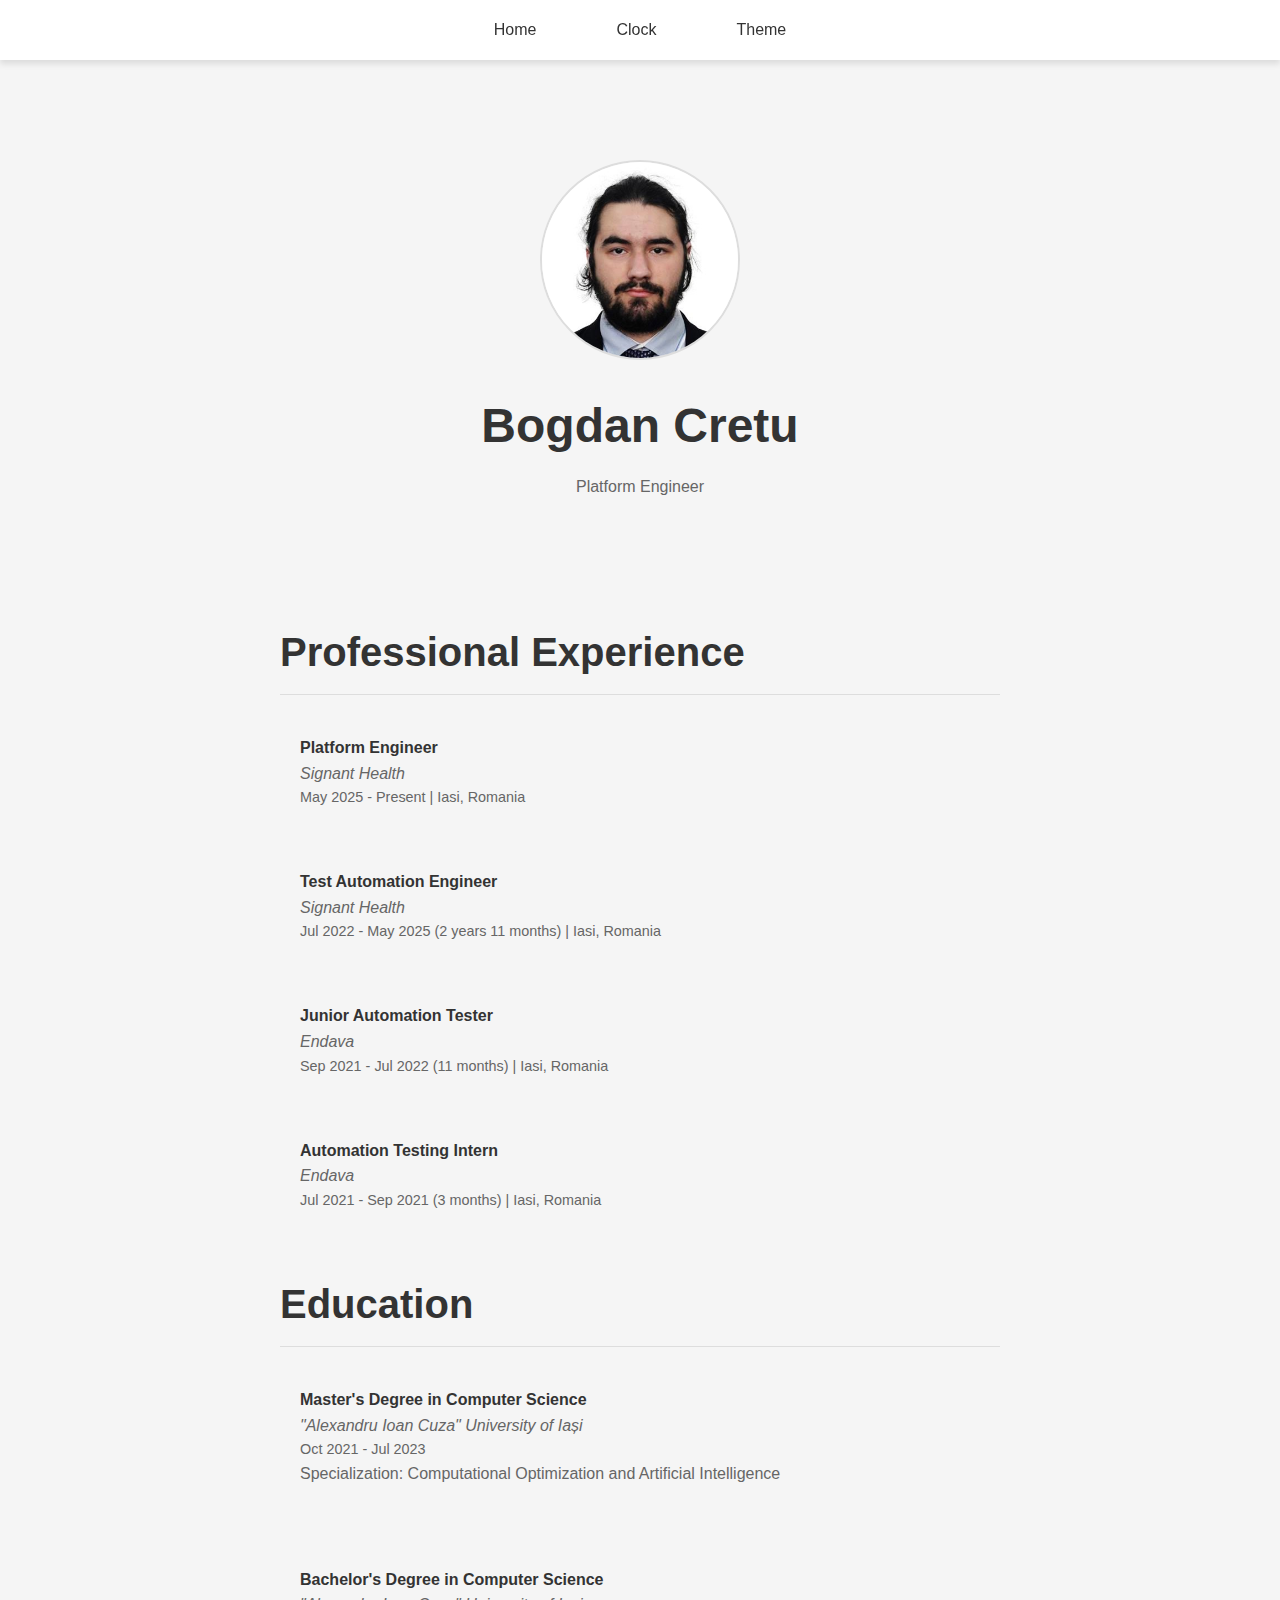
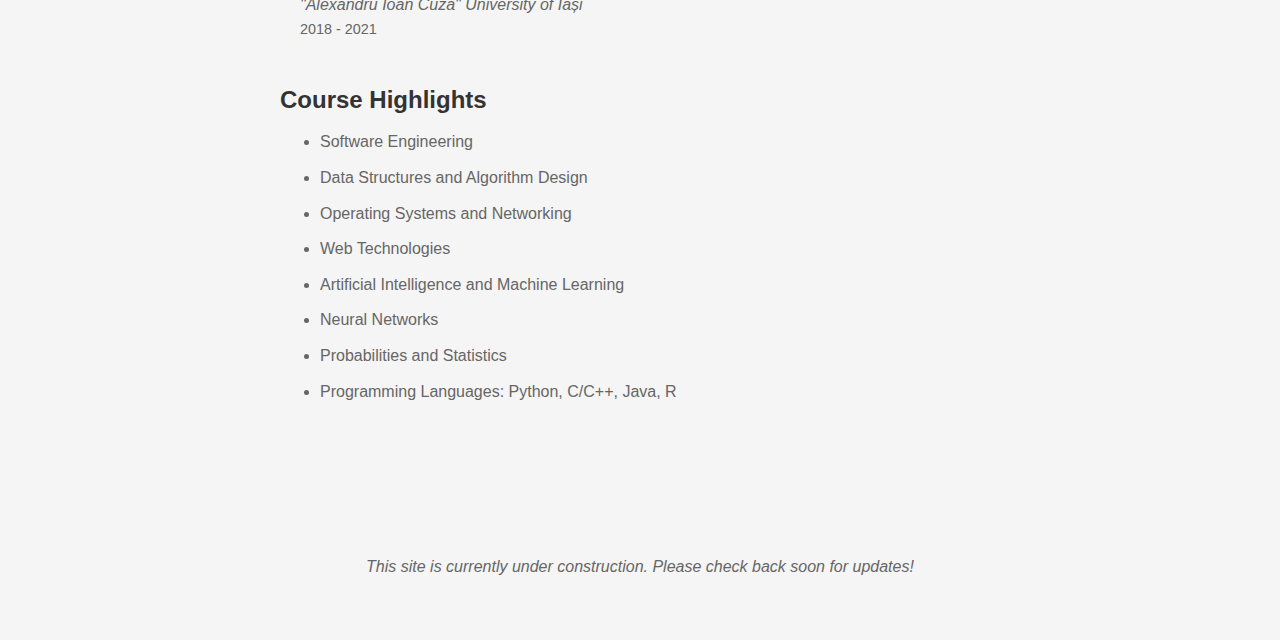
<file: index.html>
<!DOCTYPE html>
<html lang="en">
<head>
    <meta charset="UTF-8">
    <meta name="viewport" content="width=device-width, initial-scale=1.0">
    <title>Bogdan Cretu - Personal Site</title>
    <link rel="stylesheet" href="styles/variables.css">
    <link rel="stylesheet" href="styles/navbar.css">
    <style>
        * {
            margin: 0;
            padding: 0;
            box-sizing: border-box;
        }

        body {
            margin: var(--spacing-none);
            font-family: Arial, sans-serif;
            background-color: var(--color-background-primary);
            line-height: var(--line-height-normal);
        }
        
        .header {
            text-align: center;
            margin-bottom: var(--spacing-lg);
            padding: var(--spacing-md);
        }
        
        .portrait {
            width: 200px;
            height: 200px;
            border-radius: 50%;
            object-fit: cover;
            margin: var(--spacing-sm) auto;
            border: var(--border-width-medium) solid var(--color-border-primary);
        }
        
        h1 {
            color: var(--color-text-primary);
            margin-bottom: var(--spacing-xs);
            font-size: var(--font-size-xlarge);
        }
        
        h2 {
            color: var(--color-text-primary);
            margin: var(--spacing-md) 0 var(--spacing-sm) 0;
            font-size: var(--font-size-large);
            border-bottom: var(--border-width-thin) solid var(--color-border-primary);
            padding-bottom: var(--spacing-xs);
        }
        
        h3 {
            color: var(--color-text-primary);
            margin: var(--spacing-sm) 0 var(--spacing-xs) 0;
            font-size: var(--font-size-medium);
        }
        
        p {
            color: var(--color-text-secondary);
            margin-bottom: var(--spacing-sm);
        }
        
        .job, .education {
            padding: var(--spacing-sm);
            margin-bottom: var(--spacing-sm);
        }
        
        .job-title, .education-title {
            font-weight: bold;
            color: var(--color-text-primary);
        }
        
        .company, .school {
            color: var(--color-text-secondary);
            font-style: italic;
        }
        
        .date {
            color: var(--color-text-secondary);
            font-size: 0.9em;
        }
        
        .construction-notice {
            text-align: center;
            margin-top: var(--spacing-lg);
            padding: var(--spacing-md);
            font-style: italic;
        }
        

        
        .main-content {
            padding: var(--spacing-md);
            max-width: 800px;
            margin: 0 auto;
        }
        
        ul {
            color: var(--color-text-secondary);
            margin-left: var(--spacing-md);
        }
        
        li {
            margin-bottom: var(--spacing-xs);
        }
    </style>
</head>
<body>
    <div id="navbar-container"><nav class="navbar">
    <div class="nav-container">
        <ul class="nav-menu">
            <li class="nav-item">
                <a href="index.html" class="nav-link">Home</a>
            </li>
            <li class="nav-item">
                <a href="clock.html" class="nav-link">Clock</a>
            </li>
            <li class="nav-item">
                <a href="theme.html" class="nav-link">Theme</a>
            </li>
        </ul>
    </div>
</nav></div>

    <div class="main-content">
        <section id="home">
            <div class="header">
                <img src="images/small-portrait-old.jpg" alt="Bogdan Cretu" class="portrait">
                <h1>Bogdan Cretu</h1>
                <p>Platform Engineer</p>
            </div>
        </section>

    <section id="experience">
        <h2>Professional Experience</h2>
        
        <div class="job">
            <div class="job-title">Platform Engineer</div>
            <div class="company">Signant Health</div>
            <div class="date">May 2025 - Present | Iasi, Romania</div>
        </div>
        
        <div class="job">
            <div class="job-title">Test Automation Engineer</div>
            <div class="company">Signant Health</div>
            <div class="date">Jul 2022 - May 2025 (2 years 11 months) | Iasi, Romania</div>
        </div>
        
        <div class="job">
            <div class="job-title">Junior Automation Tester</div>
            <div class="company">Endava</div>
            <div class="date">Sep 2021 - Jul 2022 (11 months) | Iasi, Romania</div>
        </div>
        
        <div class="job">
            <div class="job-title">Automation Testing Intern</div>
            <div class="company">Endava</div>
            <div class="date">Jul 2021 - Sep 2021 (3 months) | Iasi, Romania</div>
        </div>
    </section>

    <section id="education">
        <h2>Education</h2>
        
        <div class="education">
            <div class="education-title">Master's Degree in Computer Science</div>
            <div class="school">"Alexandru Ioan Cuza" University of Iași</div>
            <div class="date">Oct 2021 - Jul 2023</div>
            <p>Specialization: Computational Optimization and Artificial Intelligence</p>
        </div>
        
        <div class="education">
            <div class="education-title">Bachelor's Degree in Computer Science</div>
            <div class="school">"Alexandru Ioan Cuza" University of Iași</div>
            <div class="date">2018 - 2021</div>
        </div>
        
        <h3>Course Highlights</h3>
        <ul>
            <li>Software Engineering</li>
            <li>Data Structures and Algorithm Design</li>
            <li>Operating Systems and Networking</li>
            <li>Web Technologies</li>
            <li>Artificial Intelligence and Machine Learning</li>
            <li>Neural Networks</li>
            <li>Probabilities and Statistics</li>
            <li>Programming Languages: Python, C/C++, Java, R</li>
        </ul>
    </section>

    </div>

    <div class="construction-notice">
        <p>This site is currently under construction. Please check back soon for updates!</p>
    </div>

    <script>
        // Load saved theme on page load
        function loadSavedTheme() {
            const savedTheme = localStorage.getItem('customTheme');
            if (savedTheme) {
                const colors = JSON.parse(savedTheme);
                const root = document.documentElement;

                // Apply saved colors
                for (const [key, color] of Object.entries(colors)) {
                    root.style.setProperty(`--color-${key}`, color);
                }

                // Apply shadow with transparency
                const shadowColor = colors['shadow-primary'] + '1a'; // 10% transparency
                root.style.setProperty('--color-shadow-primary', shadowColor);
                
                // Recalculate shadow variables
                root.style.setProperty('--shadow-small', `0 2px 4px ${shadowColor}`);
                root.style.setProperty('--shadow-medium', `0 4px 6px ${shadowColor}`);
                root.style.setProperty('--shadow-large', `0 8px 16px ${shadowColor}`);
            }
        }

        // Initialize theme on page load
        if (document.readyState === 'loading') {
            document.addEventListener('DOMContentLoaded', loadSavedTheme);
        } else {
            loadSavedTheme();
        }
    </script>
</body>
</html>
</file>
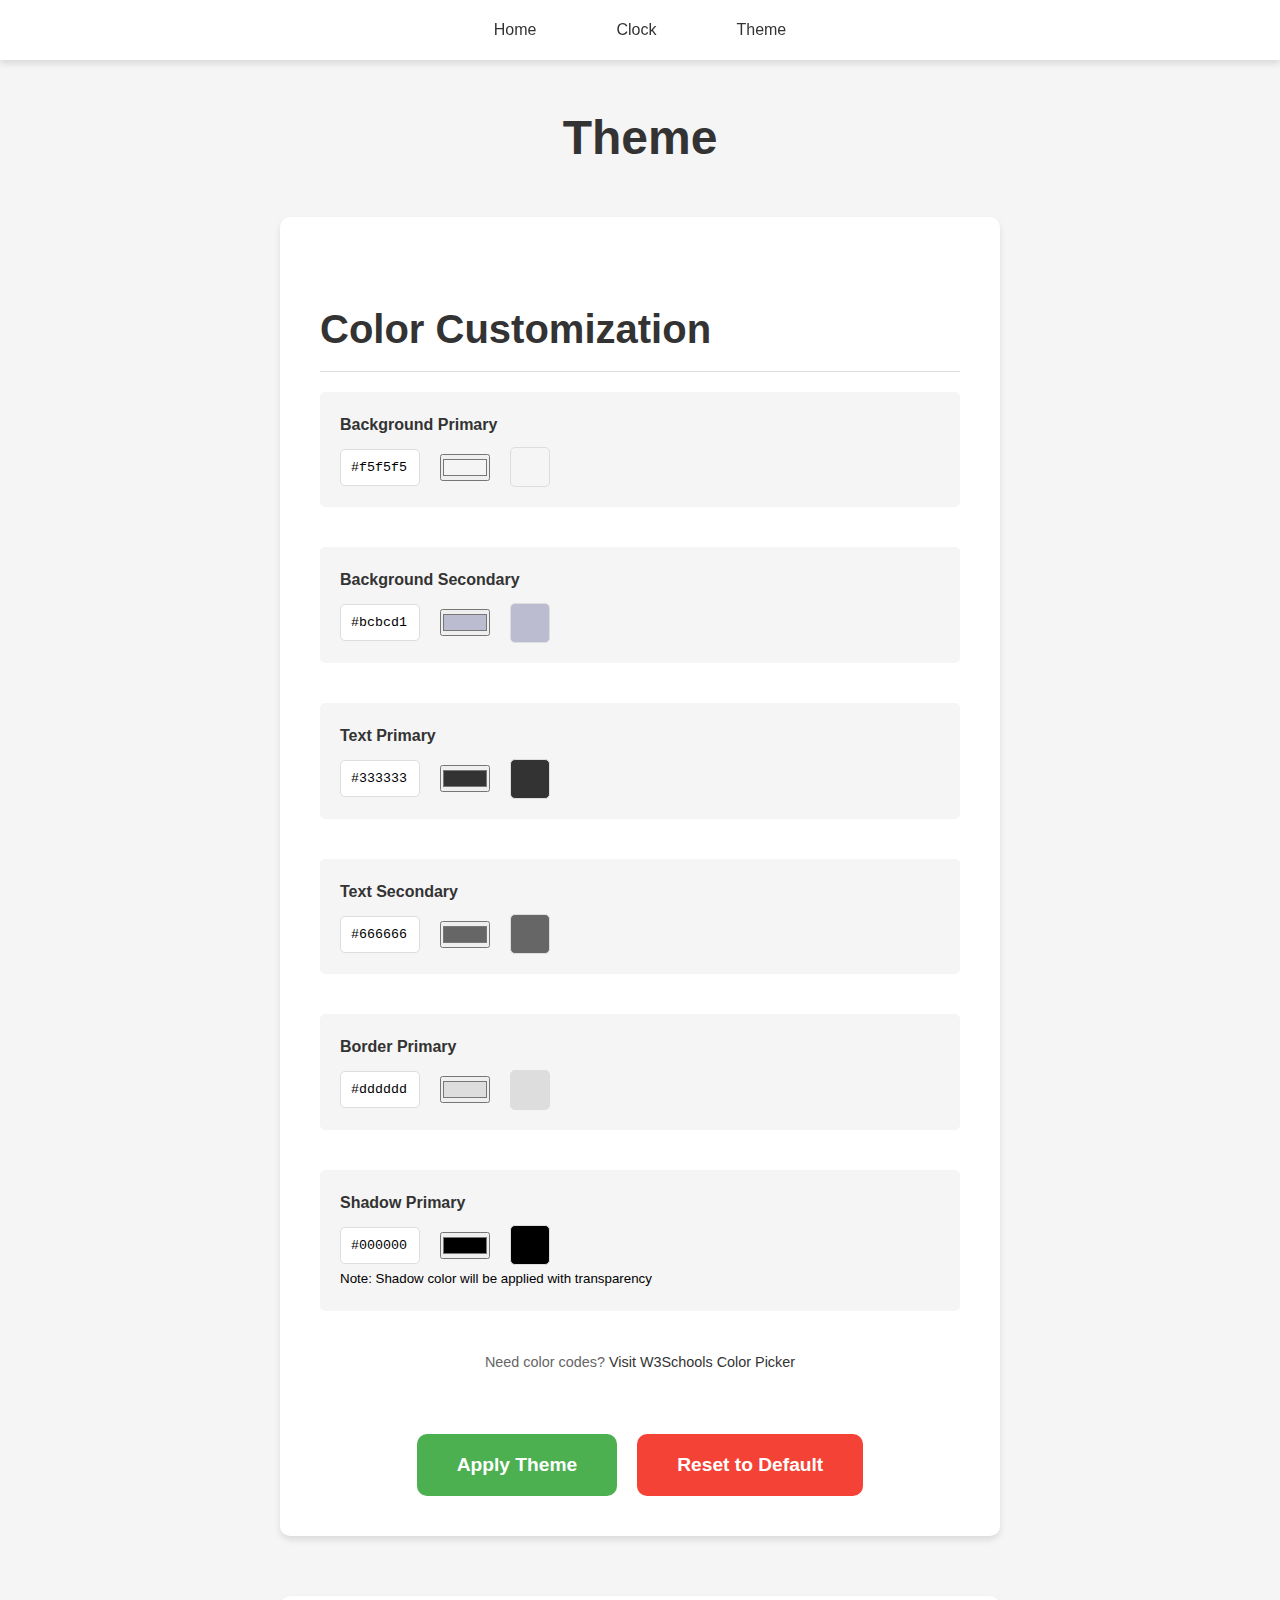
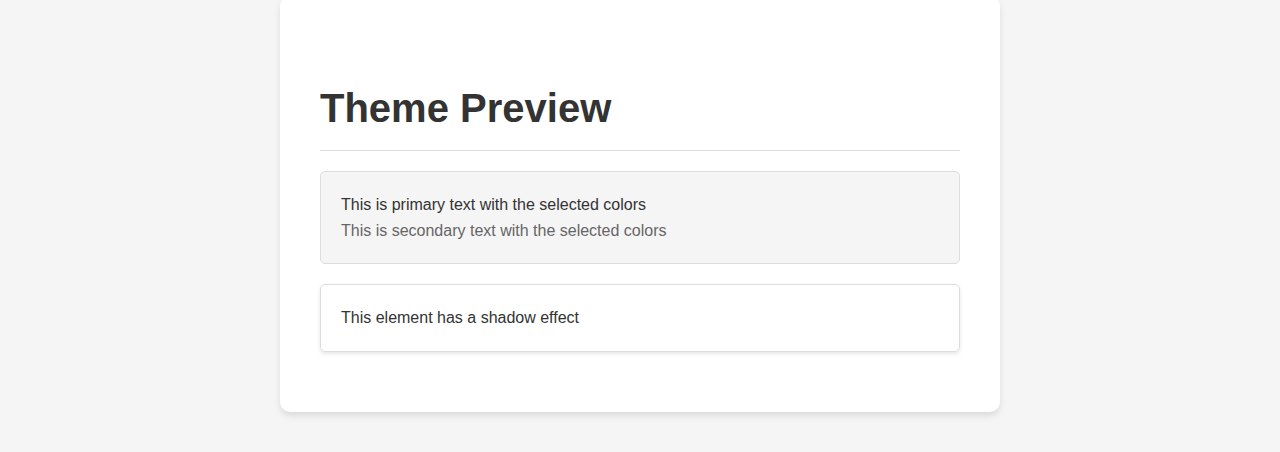
<file: theme.html>
<!DOCTYPE html>
<html lang="en">
<head>
    <meta charset="UTF-8">
    <meta name="viewport" content="width=device-width, initial-scale=1.0">
    <title>Theme - Bogdan Cretu</title>
    <link rel="stylesheet" href="styles/variables.css">
    <link rel="stylesheet" href="styles/navbar.css">
    <style>
        * {
            margin: 0;
            padding: 0;
            box-sizing: border-box;
        }

        body {
            margin: var(--spacing-none);
            font-family: Arial, sans-serif;
            background-color: var(--color-background-primary);
            line-height: var(--line-height-normal);
        }

        .main-content {
            padding: var(--spacing-md);
            max-width: 800px;
            margin: 0 auto;
        }

        h1 {
            color: var(--color-text-primary);
            margin-bottom: var(--spacing-md);
            font-size: var(--font-size-xlarge);
            text-align: center;
        }

        h2 {
            color: var(--color-text-primary);
            margin: var(--spacing-md) 0 var(--spacing-sm) 0;
            font-size: var(--font-size-large);
            border-bottom: var(--border-width-thin) solid var(--color-border-primary);
            padding-bottom: var(--spacing-xs);
        }

        .theme-form {
            background-color: var(--color-background-secondary);
            padding: var(--spacing-md);
            border-radius: var(--border-radius-medium);
            box-shadow: var(--shadow-medium);
        }

        .color-group {
            margin-bottom: var(--spacing-md);
            padding: var(--spacing-sm);
            background-color: var(--color-background-primary);
            border-radius: var(--border-radius-small);
        }

        .color-label {
            display: block;
            margin-bottom: var(--spacing-xs);
            font-weight: bold;
            color: var(--color-text-primary);
        }

        .color-input-group {
            display: flex;
            gap: var(--spacing-sm);
            align-items: center;
        }

        .color-input {
            width: 80px;
            padding: var(--spacing-xs);
            border: var(--border-width-thin) solid var(--color-border-primary);
            border-radius: var(--border-radius-small);
            font-family: monospace;
        }

        .color-preview {
            width: 40px;
            height: 40px;
            border: var(--border-width-thin) solid var(--color-border-primary);
            border-radius: var(--border-radius-small);
            cursor: pointer;
        }

        .button-group {
            display: flex;
            gap: var(--spacing-sm);
            margin-top: var(--spacing-lg);
            justify-content: center;
        }

        .btn {
            padding: var(--spacing-sm) var(--spacing-md);
            border: none;
            border-radius: var(--border-radius-medium);
            cursor: pointer;
            font-size: var(--font-size-small);
            font-weight: bold;
            transition: all 0.2s ease;
        }

        .btn-apply {
            background-color: #4CAF50;
            color: white;
        }

        .btn-apply:hover {
            background-color: #45a049;
        }

        .btn-reset {
            background-color: #f44336;
            color: white;
        }

        .btn-reset:hover {
            background-color: #da190b;
        }

        .color-help {
            margin-top: var(--spacing-sm);
            font-size: 0.9em;
            color: var(--color-text-secondary);
            text-align: center;
        }

        .color-help a {
            color: var(--color-text-primary);
            text-decoration: none;
        }

        .color-help a:hover {
            text-decoration: underline;
        }

        .preview-section {
            margin-top: var(--spacing-lg);
            padding: var(--spacing-md);
            background-color: var(--color-background-secondary);
            border-radius: var(--border-radius-medium);
            box-shadow: var(--shadow-medium);
        }

        .preview-element {
            margin-bottom: var(--spacing-sm);
            padding: var(--spacing-sm);
            border: var(--border-width-thin) solid var(--color-border-primary);
            border-radius: var(--border-radius-small);
        }

        .preview-text {
            color: var(--color-text-primary);
        }

        .preview-secondary {
            color: var(--color-text-secondary);
        }

        .preview-background {
            background-color: var(--color-background-primary);
        }

        .preview-shadow {
            box-shadow: var(--shadow-small);
        }
    </style>
</head>
<body>
    <div id="navbar-container"><nav class="navbar">
    <div class="nav-container">
        <ul class="nav-menu">
            <li class="nav-item">
                <a href="index.html" class="nav-link">Home</a>
            </li>
            <li class="nav-item">
                <a href="clock.html" class="nav-link">Clock</a>
            </li>
            <li class="nav-item">
                <a href="theme.html" class="nav-link">Theme</a>
            </li>
        </ul>
    </div>
</nav></div>

    <div class="main-content">
        <h1>Theme</h1>
        
        <div class="theme-form">
            <h2>Color Customization</h2>
            
            <div class="color-group">
                <label class="color-label">Background Primary</label>
                <div class="color-input-group">
                    <input type="text" id="background-primary" class="color-input" value="#f5f5f5" placeholder="#f5f5f5">
                    <input type="color" id="background-primary-picker" class="color-picker" value="#f5f5f5">
                    <div class="color-preview" style="background-color: #f5f5f5;" onclick="document.getElementById('background-primary-picker').click()"></div>
                </div>
            </div>

            <div class="color-group">
                <label class="color-label">Background Secondary</label>
                <div class="color-input-group">
                    <input type="text" id="background-secondary" class="color-input" value="#bcbcd1" placeholder="#bcbcd1">
                    <input type="color" id="background-secondary-picker" class="color-picker" value="#bcbcd1">
                    <div class="color-preview" style="background-color: #bcbcd1;" onclick="document.getElementById('background-secondary-picker').click()"></div>
                </div>
            </div>

            <div class="color-group">
                <label class="color-label">Text Primary</label>
                <div class="color-input-group">
                    <input type="text" id="text-primary" class="color-input" value="#333333" placeholder="#333333">
                    <input type="color" id="text-primary-picker" class="color-picker" value="#333333">
                    <div class="color-preview" style="background-color: #333333;" onclick="document.getElementById('text-primary-picker').click()"></div>
                </div>
            </div>

            <div class="color-group">
                <label class="color-label">Text Secondary</label>
                <div class="color-input-group">
                    <input type="text" id="text-secondary" class="color-input" value="#666666" placeholder="#666666">
                    <input type="color" id="text-secondary-picker" class="color-picker" value="#666666">
                    <div class="color-preview" style="background-color: #666666;" onclick="document.getElementById('text-secondary-picker').click()"></div>
                </div>
            </div>

            <div class="color-group">
                <label class="color-label">Border Primary</label>
                <div class="color-input-group">
                    <input type="text" id="border-primary" class="color-input" value="#dddddd" placeholder="#dddddd">
                    <input type="color" id="border-primary-picker" class="color-picker" value="#dddddd">
                    <div class="color-preview" style="background-color: #dddddd;" onclick="document.getElementById('border-primary-picker').click()"></div>
                </div>
            </div>

            <div class="color-group">
                <label class="color-label">Shadow Primary</label>
                <div class="color-input-group">
                    <input type="text" id="shadow-primary" class="color-input" value="#000000" placeholder="#000000">
                    <input type="color" id="shadow-primary-picker" class="color-picker" value="#000000">
                    <div class="color-preview" style="background-color: #000000;" onclick="document.getElementById('shadow-primary-picker').click()"></div>
                </div>
                <small>Note: Shadow color will be applied with transparency</small>
            </div>

            <div class="color-help">
                <p>Need color codes? <a href="https://www.w3schools.com/colors/colors_picker.asp" target="_blank">Visit W3Schools Color Picker</a></p>
            </div>

            <div class="button-group">
                <button class="btn btn-apply" onclick="applyTheme()">Apply Theme</button>
                <button class="btn btn-reset" onclick="resetTheme()">Reset to Default</button>
            </div>
        </div>

        <div class="preview-section">
            <h2>Theme Preview</h2>
            <div class="preview-element preview-background">
                <p class="preview-text">This is primary text with the selected colors</p>
                <p class="preview-secondary">This is secondary text with the selected colors</p>
            </div>
            <div class="preview-element preview-shadow">
                <p class="preview-text">This element has a shadow effect</p>
            </div>
        </div>
    </div>

    <script>


        // Default color values
        const defaultColors = {
            'background-primary': '#f5f5f5',
            'background-secondary': '#bcbcd1',
            'text-primary': '#333333',
            'text-secondary': '#666666',
            'border-primary': '#dddddd',
            'shadow-primary': '#000000'
        };

        // Sync color inputs with color pickers
        function syncColorInputs() {
            const colorInputs = document.querySelectorAll('.color-input');
            const colorPickers = document.querySelectorAll('.color-picker');
            const colorPreviews = document.querySelectorAll('.color-preview');

            // Sync text input with color picker
            colorInputs.forEach(input => {
                const pickerId = input.id + '-picker';
                const picker = document.getElementById(pickerId);
                const preview = input.parentElement.querySelector('.color-preview');

                input.addEventListener('input', function() {
                    const color = this.value;
                    if (isValidHexColor(color)) {
                        picker.value = color;
                        preview.style.backgroundColor = color;
                    }
                });

                picker.addEventListener('input', function() {
                    const color = this.value;
                    input.value = color;
                    preview.style.backgroundColor = color;
                });
            });
        }

        // Validate hex color
        function isValidHexColor(color) {
            return /^#([A-Fa-f0-9]{6}|[A-Fa-f0-9]{3})$/.test(color);
        }

        // Apply theme to CSS variables
        function applyTheme() {
            const root = document.documentElement;
            
            // Get current values from inputs
            const colors = {
                'background-primary': document.getElementById('background-primary').value,
                'background-secondary': document.getElementById('background-secondary').value,
                'text-primary': document.getElementById('text-primary').value,
                'text-secondary': document.getElementById('text-secondary').value,
                'border-primary': document.getElementById('border-primary').value,
                'shadow-primary': document.getElementById('shadow-primary').value
            };

            // Validate all colors
            for (const [key, color] of Object.entries(colors)) {
                if (!isValidHexColor(color)) {
                    alert(`Invalid color format for ${key}: ${color}. Please use hex format like #ffffff`);
                    return;
                }
            }

            // Apply colors to CSS variables
            root.style.setProperty('--color-background-primary', colors['background-primary']);
            root.style.setProperty('--color-background-secondary', colors['background-secondary']);
            root.style.setProperty('--color-text-primary', colors['text-primary']);
            root.style.setProperty('--color-text-secondary', colors['text-secondary']);
            root.style.setProperty('--color-border-primary', colors['border-primary']);
            
            // Apply shadow with transparency
            const shadowColor = colors['shadow-primary'] + '1a'; // 10% transparency
            root.style.setProperty('--color-shadow-primary', shadowColor);
            
            // Recalculate shadow variables
            root.style.setProperty('--shadow-small', `0 2px 4px ${shadowColor}`);
            root.style.setProperty('--shadow-medium', `0 4px 6px ${shadowColor}`);
            root.style.setProperty('--shadow-large', `0 8px 16px ${shadowColor}`);

            // Save to localStorage
            localStorage.setItem('customTheme', JSON.stringify(colors));

            alert('Theme applied successfully! The changes will persist across pages.');
        }

        // Reset theme to defaults
        function resetTheme() {
            const root = document.documentElement;
            
            // Reset CSS variables to defaults
            for (const [key, value] of Object.entries(defaultColors)) {
                root.style.removeProperty(`--color-${key}`);
            }

            // Reset shadow variables to defaults
            root.style.removeProperty('--shadow-small');
            root.style.removeProperty('--shadow-medium');
            root.style.removeProperty('--shadow-large');

            // Reset input values
            for (const [key, value] of Object.entries(defaultColors)) {
                document.getElementById(key).value = value;
                document.getElementById(key + '-picker').value = value;
                const preview = document.getElementById(key).parentElement.querySelector('.color-preview');
                preview.style.backgroundColor = value;
            }

            // Remove from localStorage
            localStorage.removeItem('customTheme');

            alert('Theme reset to defaults!');
        }

        // Load saved theme on page load
        function loadSavedTheme() {
            const savedTheme = localStorage.getItem('customTheme');
            if (savedTheme) {
                const colors = JSON.parse(savedTheme);
                const root = document.documentElement;

                // Apply saved colors
                for (const [key, color] of Object.entries(colors)) {
                    root.style.setProperty(`--color-${key}`, color);
                    document.getElementById(key).value = color;
                    document.getElementById(key + '-picker').value = color;
                    const preview = document.getElementById(key).parentElement.querySelector('.color-preview');
                    preview.style.backgroundColor = color;
                }

                // Apply shadow with transparency
                const shadowColor = colors['shadow-primary'] + '1a';
                root.style.setProperty('--color-shadow-primary', shadowColor);
                
                // Recalculate shadow variables
                root.style.setProperty('--shadow-small', `0 2px 4px ${shadowColor}`);
                root.style.setProperty('--shadow-medium', `0 4px 6px ${shadowColor}`);
                root.style.setProperty('--shadow-large', `0 8px 16px ${shadowColor}`);
            }
        }

        // Initialize on page load
        if (document.readyState === 'loading') {
            document.addEventListener('DOMContentLoaded', function() {
                syncColorInputs();
                loadSavedTheme();
            });
        } else {
            syncColorInputs();
            loadSavedTheme();
        }
    </script>
</body>
</html>
</file>
<file: styles/variables.css>
:root {
    /* Color Variables */
    --color-background-primary: #f5f5f5;
    --color-background-secondary: #ffffff;
    --color-text-primary: #333333;
    --color-text-secondary: #666666;
    --color-border-primary: #dddddd;
    --color-shadow-primary: rgba(0, 0, 0, 0.1);
    
    /* Spacing Variables */
    --spacing-none: 0;
    --spacing-xs: 10px;
    --spacing-sm: 20px;
    --spacing-md: 40px;
    --spacing-lg: 60px;
    --spacing-xl: 80px;
    
    /* Border Variables */
    --border-width-thin: 1px;
    --border-width-medium: 2px;
    --border-width-thick: 4px;
    --border-radius-small: 5px;
    --border-radius-medium: 10px;
    --border-radius-large: 15px;
    
    /* Font Size Variables */
    --font-size-small: 1.2em;
    --font-size-medium: 1.5em;
    --font-size-large: 2.5em;
    --font-size-xlarge: 3em;
    
    /* Shadow Variables */
    --shadow-small: 0 2px 4px var(--color-shadow-primary);
    --shadow-medium: 0 4px 6px var(--color-shadow-primary);
    --shadow-large: 0 8px 16px var(--color-shadow-primary);
    
    /* Line Height Variables */
    --line-height-tight: 1.2;
    --line-height-normal: 1.6;
    --line-height-loose: 2.0;
}
</file>
<file: styles/navbar.css>
/* Navigation Bar Styles - Fixed Size */
.navbar {
    background-color: var(--color-background-secondary);
    box-shadow: var(--shadow-medium);
    position: sticky;
    top: 0;
    z-index: 100;
    width: 100%;
    height: 60px;
    display: flex;
    align-items: center;
}

.nav-container {
    max-width: 800px;
    margin: 0 auto;
    display: flex;
    justify-content: center;
    align-items: center;
    padding: 0 var(--spacing-sm);
    height: 100%;
}

.nav-menu {
    display: flex;
    list-style: none;
    margin: 0;
    padding: 0;
    gap: var(--spacing-md);
    height: 100%;
    align-items: center;
}

.nav-item {
    margin: 0;
}

.nav-link {
    color: var(--color-text-primary);
    text-decoration: none;
    font-weight: 500;
    padding: var(--spacing-xs) var(--spacing-sm);
    border-radius: var(--border-radius-small);
    transition: all 0.3s ease;
    display: flex;
    align-items: center;
    height: 100%;
}

.nav-link:hover {
    background-color: var(--color-background-primary);
    color: var(--color-text-secondary);
}
</file>
